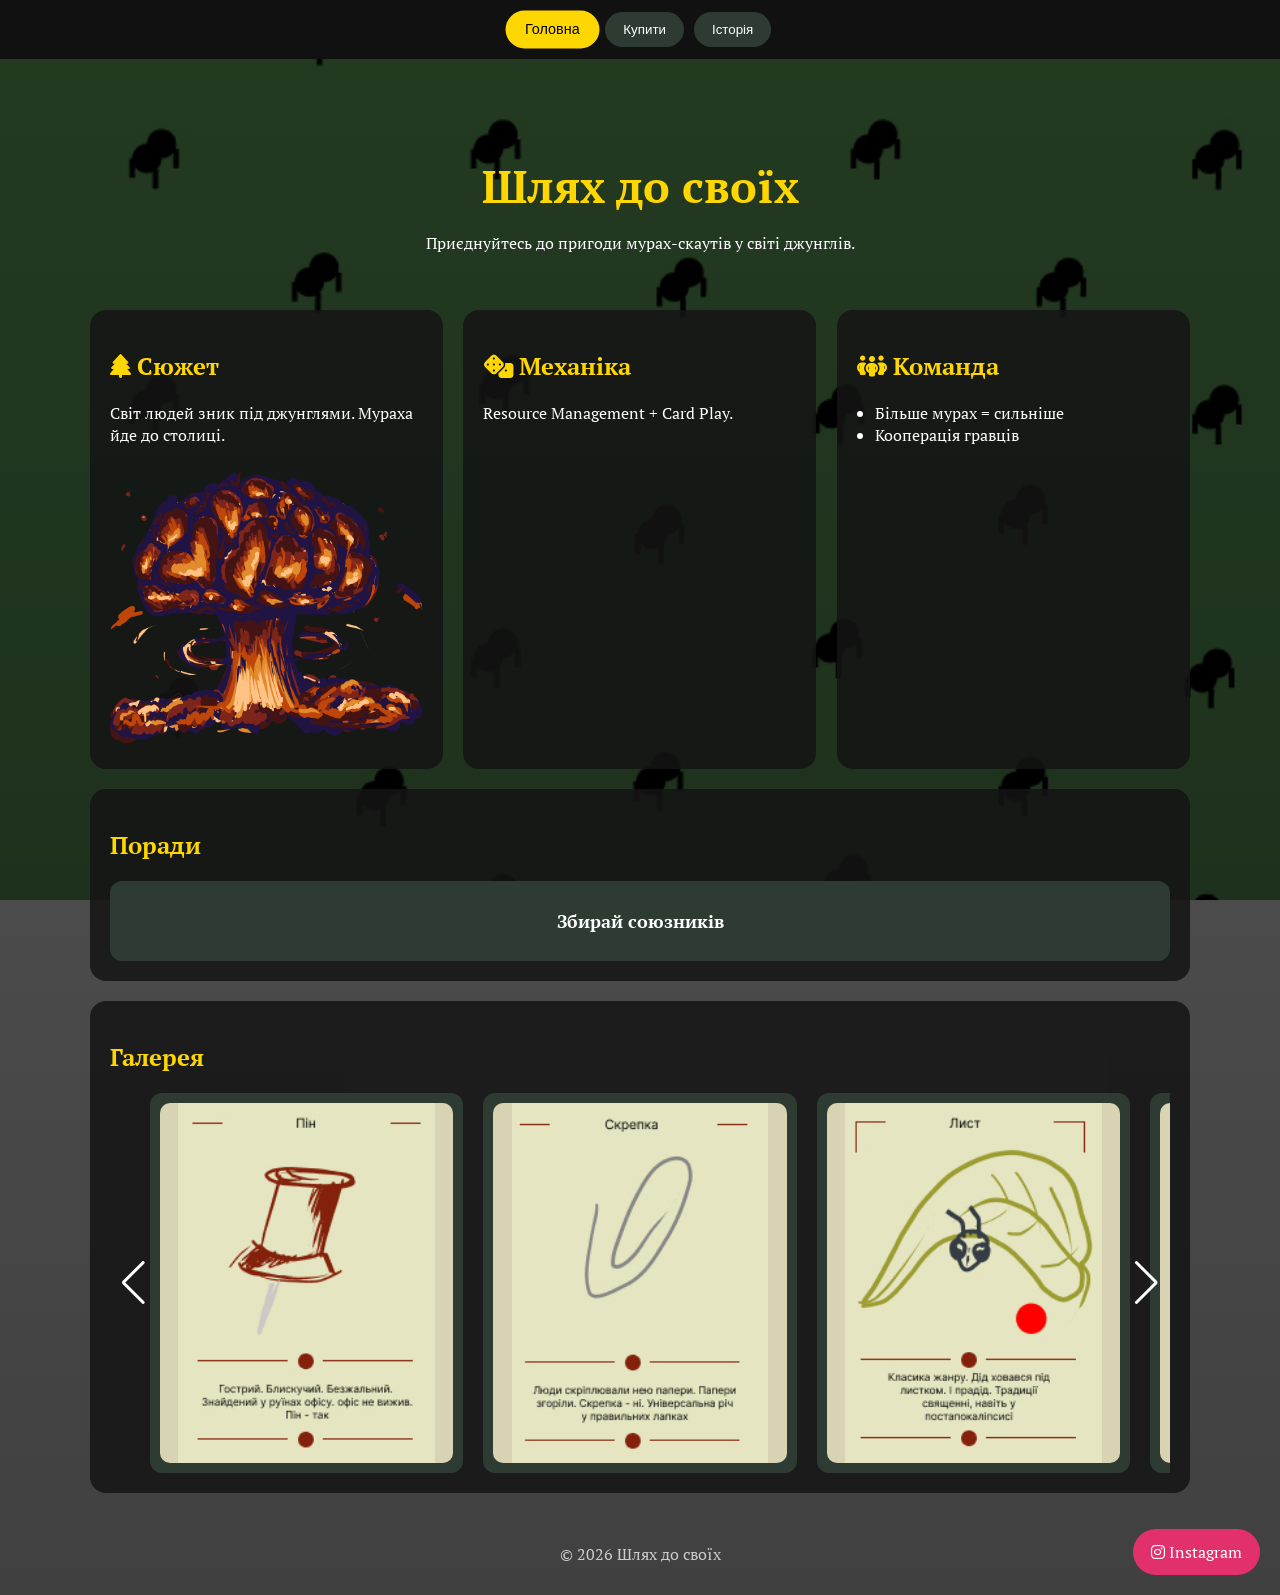
<file: index.html>
<!DOCTYPE html>
<html lang="uk">
<head>
<meta charset="UTF-8">
<meta name="viewport" content="width=device-width, initial-scale=1.0">
<title>Шлях до своїх</title>

<link href="https://fonts.googleapis.com/css2?family=PT+Serif:wght@400;700&display=swap" rel="stylesheet">
<link rel="stylesheet" href="https://cdnjs.cloudflare.com/ajax/libs/font-awesome/6.5.0/css/all.min.css">
<link rel="stylesheet" href="https://cdn.jsdelivr.net/npm/swiper@11/swiper-bundle.min.css">

<style>
#preloader {
position: fixed;
top: 0;
left: 0;
width: 100%;
height: 100%;
background: #111;
z-index: 9999;
display: flex;
justify-content: center;
align-items: center;
transition: opacity .5s, visibility .5s;
}

.preloader-gif {
width: 180px;
height: auto;
object-fit: contain;
}

body {
margin: 0;
font-family: 'PT Serif', serif;
color: white;
perspective: 1500px;
background: linear-gradient(rgba(0,0,0,.65), rgba(0,0,0,.75)), url('bg.jpg') center/cover fixed;
}

header {
position: sticky;
top: 0;
background: #111;
padding: 12px;
z-index: 100;
}

nav {
display: flex;
justify-content: center;
gap: 10px;
}

nav button {
padding: 10px 18px;
border: none;
border-radius: 20px;
background: #2d3b33;
color: white;
cursor: pointer;
transition: transform .3s, background .3s;
}

nav button.active,
nav button:hover {
background: gold;
color: black;
transform: scale(1.08);
}

.page {
max-width: 1100px;
margin: auto;
padding: 20px;
}

.hero {
text-align: center;
padding: 40px 10px;
}

.hero h1 {
font-size: 45px;
color: gold;
margin-bottom: 10px;
transition: transform .3s;
}

.hero h1:hover {
transform: scale(1.08);
}

.grid {
display: grid;
grid-template-columns: repeat(auto-fit, minmax(260px, 1fr));
gap: 20px;
}

.panel {
background: rgba(20,20,20,.85);
padding: 20px;
border-radius: 16px;
}

.hero-image {
width: 100%;
border-radius: 12px;
margin-top: 10px;
}

.feature-list {
padding-left: 18px;
}

.tab {
display: none;
}

.tab.active {
display: block;
}

.parallax-card {
transition: transform .15s ease-out, box-shadow .3s;
transform-style: preserve-3d;
will-change: transform;
}

.parallax-card:hover {
box-shadow: 0 20px 40px rgba(255, 215, 0, .25);
z-index: 5;
}

.parallax-card h1,
.parallax-card h2 {
color: gold;
transform: translateZ(30px);
}

.parallax-card p,
.parallax-card ul,
.parallax-card img,
.parallax-card .swiper {
transform: translateZ(20px);
}

.swiper {
width: 100%;
margin-top: 15px;
}

.swiper-slide {
background: #2d3b33;
border-radius: 12px;
padding: 10px;
text-align: center;
box-sizing: border-box;
}

.tipSwiper .swiper-slide {
padding: 20px 15px;
display: flex;
justify-content: center;
align-items: center;
min-height: 80px;
font-size: 18px;
font-weight: bold;
}

.gameSwiper {
position: relative;
padding: 0 40px;
box-sizing: border-box;
}

.gameSwiper .swiper-slide img {
width: 100%;
height: 360px;
object-fit: contain;
background: #d8d3b2;
border-radius: 10px;
display: block;
}

.swiper-button-prev,
.swiper-button-next {
color: white;
}

.gameSwiper .swiper-button-prev {
left: 10px;
}

.gameSwiper .swiper-button-next {
right: 10px;
}

.coming {
text-align: center;
font-size: 30px;
padding: 70px 0;
color: gold;
}

.instagram {
position: fixed;
right: 20px;
bottom: 20px;
background: #E1306C;
color: white;
padding: 12px 18px;
border-radius: 30px;
text-decoration: none;
z-index: 99;
transition: transform .3s, background .3s;
}

.instagram:hover {
transform: scale(1.15);
background: #b12554;
}

footer {
text-align: center;
padding: 30px;
color: #ccc;
}
</style>

<script>
window.tS = Date.now();
</script>
</head>

<body>

<!-- PRELOADER -->
<div id="preloader">
  <video class="preloader-gif" autoplay muted loop playsinline>
    <source src="preloader.gif.mp4" type="video/mp4">
  </video>
</div>

<header>
<nav>
<button class="active" onclick="openTab('home',this)">Головна</button>
<button onclick="openTab('buy',this)">Купити</button>
<button onclick="openTab('story',this)">Історія</button>
</nav>
</header>

<main class="page">

<section class="hero">
<h1>Шлях до своїх</h1>
<p>Приєднуйтесь до пригоди мурах-скаутів у світі джунглів.</p>
</section>

<section id="home" class="tab active">

<div class="grid">

<div class="panel parallax-card">
<h2><i class="fa-solid fa-tree"></i> Сюжет</h2>
<p>Світ людей зник під джунглями. Мураха йде до столиці.</p>
<img src="Group 75.png" class="hero-image">
</div>

<div class="panel parallax-card">
<h2><i class="fa-solid fa-dice"></i> Механіка</h2>
<p>Resource Management + Card Play.</p>
</div>

<div class="panel parallax-card">
<h2><i class="fa-solid fa-people-group"></i> Команда</h2>
<ul class="feature-list">
<li>Більше мурах = сильніше</li>
<li>Кооперація гравців</li>
</ul>
</div>

</div>

<div class="panel parallax-card" style="margin-top:20px">
<h2>Поради</h2>

<div class="swiper tipSwiper">
<div class="swiper-wrapper">
<div class="swiper-slide">Збирай союзників</div>
<div class="swiper-slide">Досліджуй локації</div>
<div class="swiper-slide">Карти змінюють гру</div>
</div>
</div>

</div>

<div class="panel parallax-card" style="margin-top:20px">
<h2>Галерея</h2>

<div class="swiper gameSwiper">
<div class="swiper-wrapper">
<div class="swiper-slide"><img src="Group23.jpg"></div>
<div class="swiper-slide"><img src="Group24.jpg"></div>
<div class="swiper-slide"><img src="Group25.jpg"></div>
<div class="swiper-slide"><img src="Group22.jpg"></div>
<div class="swiper-slide"><img src="Group21.jpg"></div>
</div>

<div class="swiper-button-prev"></div>
<div class="swiper-button-next"></div>
</div>

</div>

</section>

<section id="buy" class="tab">
<div class="panel">
<p class="coming">Coming Soon...</p>
</div>
</section>

<section id="story" class="tab">
<div class="panel">
<p class="coming">Історія скоро буде...</p>
</div>
</section>

</main>

<a href="https://www.instagram.com/shliah_do_svoih/?g=5" target="_blank" class="instagram">
<i class="fa-brands fa-instagram"></i> Instagram
</a>

<footer>© 2026 Шлях до своїх</footer>

<script src="https://cdn.jsdelivr.net/npm/swiper@11/swiper-bundle.min.js"></script>

<script>
window.addEventListener('load', () => {

setTimeout(() => {

const p = document.getElementById('preloader');

p.style.opacity = '0';
p.style.visibility = 'hidden';

setTimeout(() => {
p.remove();
}, 500);

}, Math.max(0, 1000 - (Date.now() - window.tS)));

});

function openTab(id, btn) {

document.querySelectorAll('.tab').forEach(t => {
t.classList.remove('active');
});

document.getElementById(id).classList.add('active');

document.querySelectorAll('nav button').forEach(b => {
b.classList.remove('active');
});

btn.classList.add('active');
}

const swiperOptions = {
loop: true,
observer: true,
observeParents: true
};

new Swiper('.tipSwiper', {
...swiperOptions,
autoplay: {
delay: 2500
},
slidesPerView: 1
});

new Swiper('.gameSwiper', {
...swiperOptions,
spaceBetween: 20,
slidesPerView: 1,

navigation: {
nextEl: '.swiper-button-next',
prevEl: '.swiper-button-prev'
},

breakpoints: {
768: {
slidesPerView: 2
},
1100: {
slidesPerView: 3
}
}
});

document.querySelectorAll('.parallax-card').forEach(card => {

card.addEventListener('mousemove', (e) => {

const r = card.getBoundingClientRect();

const x = (e.clientX - r.left) / r.width - 0.5;
const y = (e.clientY - r.top) / r.height - 0.5;

card.style.transform =
`scale(1.05) rotateX(${(y * 12).toFixed(2)}deg) rotateY(${(-x * 12).toFixed(2)}deg)`;

});

card.addEventListener('mouseleave', () => {
card.style.transform = 'scale(1) rotateX(0deg) rotateY(0deg)';
});

});
</script>

</body>
</html>
</file>
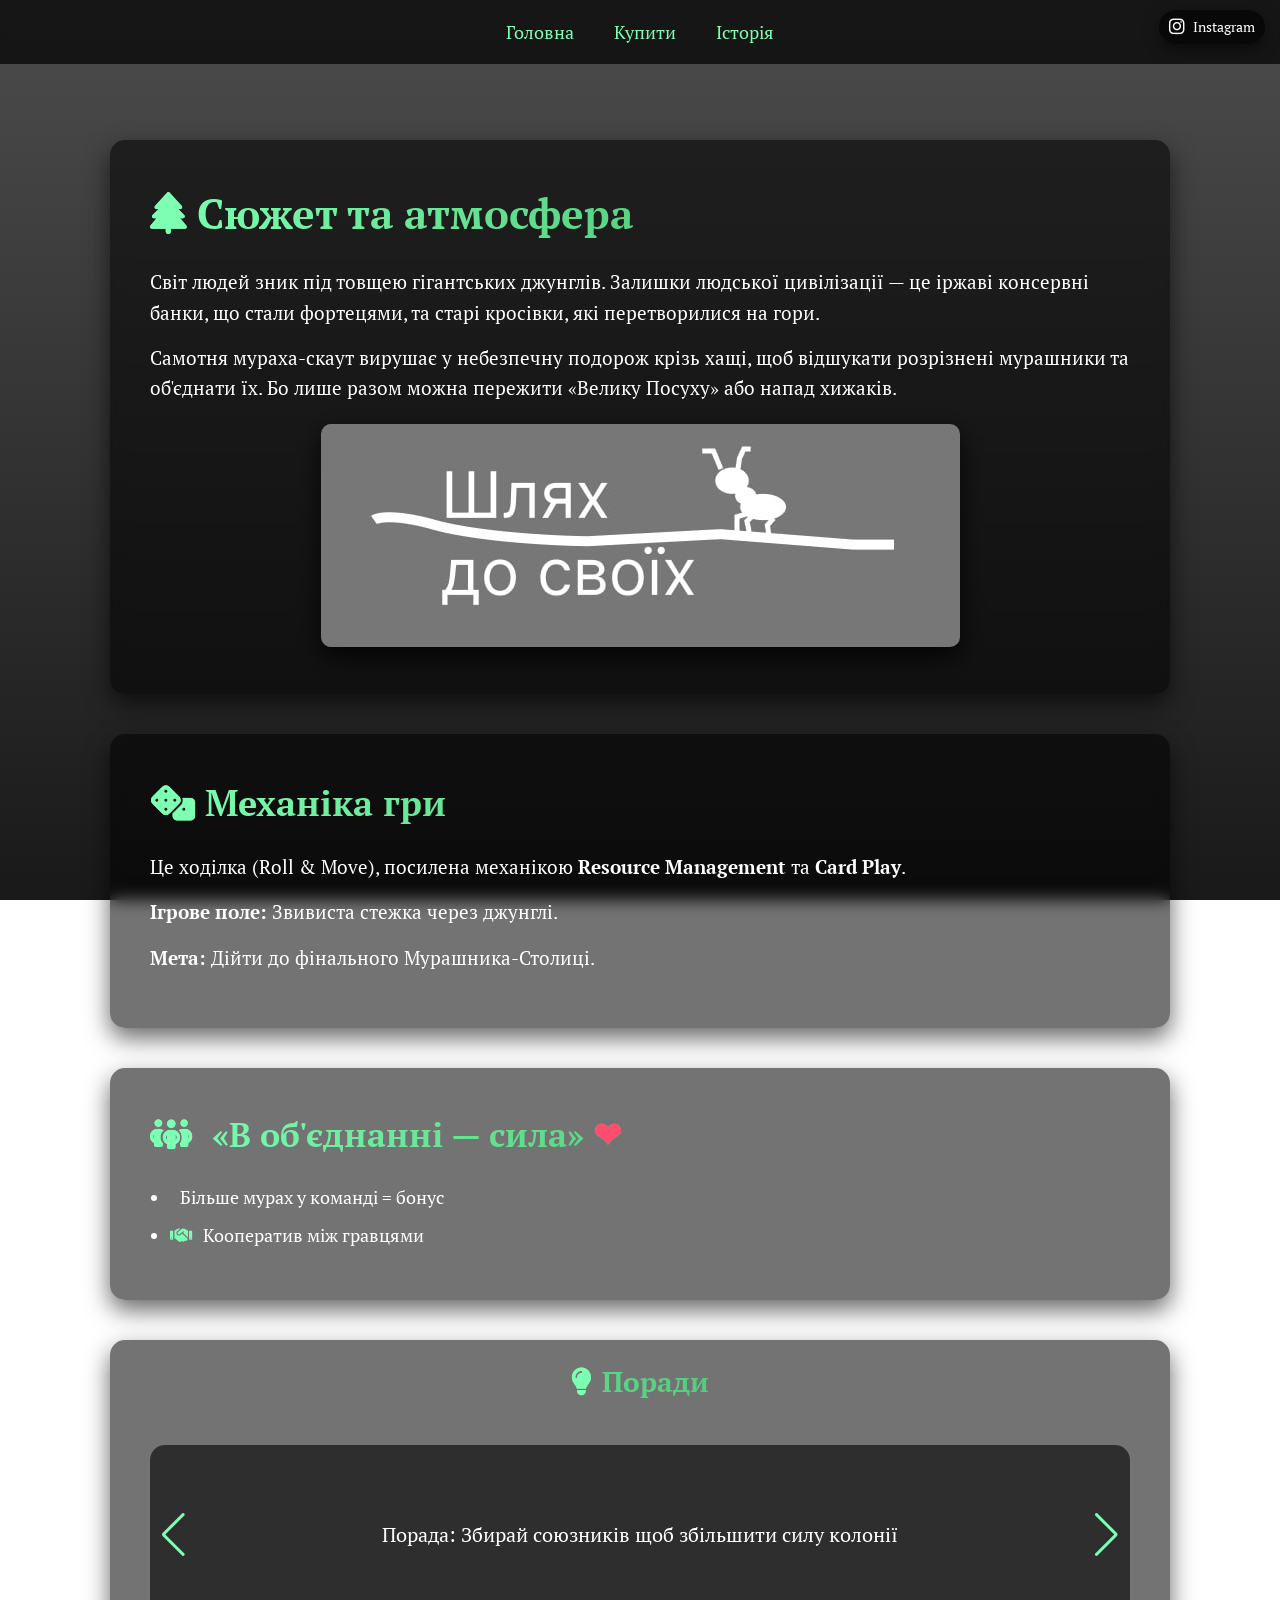
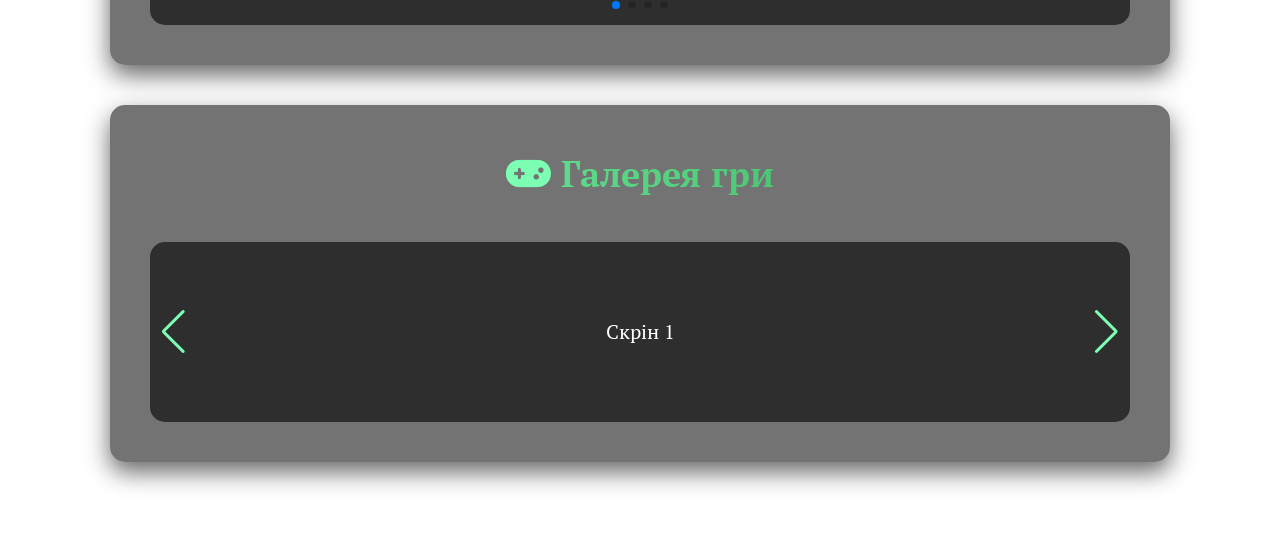
<file: !DOCTYPE html.html>
<!DOCTYPE html>
<html lang="uk">
<head>
<meta charset="UTF-8">
<meta name="viewport" content="width=device-width, initial-scale=1.0">
<title>Ant Unity Game</title>
<link href="https://fonts.googleapis.com/css2?family=PT+Serif:wght@400;700&display=swap" rel="stylesheet">
<link rel="stylesheet" href="https://cdnjs.cloudflare.com/ajax/libs/font-awesome/6.5.0/css/all.min.css">
<link rel="stylesheet" href="https://cdn.jsdelivr.net/npm/swiper@11/swiper-bundle.min.css"/>

<style>
*{margin:0;padding:0;box-sizing:border-box;font-family:"PT Serif", serif;}

body{
background-image:linear-gradient(rgba(0,0,0,0.7),rgba(0,0,0,0.9)),url("https://images.unsplash.com/photo-1501785888041-af3ef285b470");
background-size:cover;
background-attachment:fixed;
color:white;
line-height:1.6;
}

/* NAV */
nav{
position:fixed;
top:0;
left:0;
width:100%;
display:flex;
justify-content:center;
gap:40px;
padding:20px;
z-index:1000;
background:rgba(0,0,0,0.7);
backdrop-filter:blur(10px);
}

nav button{
background:none;
border:none;
color:#7CFFB2;
font-size:18px;
cursor:pointer;
}

nav button:hover{color:#32a852;}

.tab{display:none;}
.tab.active{display:block;}

.container{max-width:1100px;margin:auto;padding:140px 20px 40px;}

section{
background:rgba(0,0,0,0.55);
backdrop-filter: blur(8px);
padding:40px;
border-radius:15px;
margin-bottom:40px;
box-shadow:0 10px 25px rgba(0,0,0,0.6);
}

h1,h2{
margin-bottom:20px;
background:linear-gradient(90deg,#7CFFB2,#32a852);
-webkit-background-clip:text;
color:transparent;
}

h1{font-size:42px;}
h2{font-size:36px;}

p{font-size:19px;margin-bottom:15px;}

.image{text-align:center;margin-top:20px;}
.image img{max-width:100%;border-radius:10px;box-shadow:0 10px 25px rgba(0,0,0,0.8);} 

ul{margin-top:10px;padding-left:20px;font-size:18px;}
li{margin-bottom:10px;}

.icon{color:#7CFFB2;margin-right:10px;}
.highlight{font-size:34px;}
.heart{color:#ff4d6d;}

.swiper{
margin-top:40px;
background:rgba(0,0,0,0.6);
border-radius:15px;
padding:30px;
}

.swiper-slide{
text-align:center;
font-size:20px;
display:flex;
align-items:center;
justify-content:center;
height:120px;
}

.swiper-button-next,
.swiper-button-prev{color:#7CFFB2;}

.coming{
text-align:center;
font-size:34px;
padding:100px 0;
opacity:0.8;
}



/* INSTAGRAM BADGE */
.instagram-badge{
position:fixed;
top:10px;
right:15px;
z-index:1100;
display:flex;
align-items:center;
gap:8px;
padding:6px 10px;
border-radius:40px;
background:rgba(0,0,0,0.6);
backdrop-filter:blur(10px);
color:#fff;
text-decoration:none;
box-shadow:0 5px 15px rgba(0,0,0,0.5);
transition:0.3s;
}

.instagram-badge:hover{
transform:scale(1.05);
background:linear-gradient(45deg,#833ab4,#fd1d1d,#fcb045);
}

.instagram-badge i{
font-size:14px;
}

.instagram-badge span{
font-size:14px;
}

.instagram-badge:hover{
transform:scale(1.05);
background:linear-gradient(45deg,#833ab4,#fd1d1d,#fcb045);
}

.instagram-badge i{
font-size:18px;
}

</style>
</head>

<body>

<a href="#" class="instagram-badge">
<i class="fa-brands fa-instagram"></i>
<span>Instagram</span>
</a>

<nav>
<button onclick="openTab('home')">Головна</button>
<button onclick="openTab('buy')">Купити</button>
<button onclick="openTab('story')">Історія</button>
</nav>

<div class="container">

<!-- HOME FULL ORIGINAL -->
<div id="home" class="tab active">

<section>
<h1><i class="fa-solid fa-tree icon"></i>Сюжет та атмосфера</h1>

<p>
Світ людей зник під товщею гігантських джунглів. Залишки людської цивілізації —
це іржаві консервні банки, що стали фортецями, та старі кросівки,
які перетворилися на гори.
</p>

<p>
Самотня мураха-скаут вирушає у небезпечну подорож крізь хащі,
щоб відшукати розрізнені мурашники та об'єднати їх.
Бо лише разом можна пережити «Велику Посуху» або напад хижаків.
</p>

<div class="image">
<img src="04a4756f-ee67-4bca-881b-0a385c63c83e.png">
</div>

</section>

<section>
<h2><i class="fa-solid fa-dice icon"></i>Механіка гри</h2>

<p>
Це ходілка (Roll & Move), посилена механікою
<strong>Resource Management</strong> та <strong>Card Play</strong>.
</p>

<p><strong>Ігрове поле:</strong> Звивиста стежка через джунглі.</p>
<p><strong>Мета:</strong> Дійти до фінального Мурашника-Столиці.</p>

</section>

<section>
<h2 class="highlight">
<i class="fa-solid fa-people-group icon"></i>
«В об'єднанні — сила» <span class="heart">❤</span>
</h2>

<ul>
<li><i class="fa-solid fa-ant icon"></i>Більше мурах у команді = бонус</li>
<li><i class="fa-solid fa-handshake icon"></i>Кооператив між гравцями</li>
</ul>

</section>

<!-- SWIPER TIPS -->
<section style="padding-top:20px;">
<h2 style="text-align:center;margin-bottom:10px; font-size:28px;">
<i class="fa-solid fa-lightbulb icon"></i>Поради
</h2>

<div class="swiper mySwiper">
<div class="swiper-wrapper">
<div class="swiper-slide">Порада: Збирай союзників щоб збільшити силу колонії</div>
<div class="swiper-slide">Сектор: Покинутий сад — ресурси + небезпека</div>
<div class="swiper-slide">Карта подій може змінити маршрут</div>
<div class="swiper-slide">Фінальна ціль: Мурашник-Столиця</div>
</div>
<div class="swiper-button-next"></div>
<div class="swiper-button-prev"></div>
<div class="swiper-pagination"></div>
</div>
</section>

<!-- GAME GALLERY -->
<section>
<h2 style="text-align:center;margin-bottom:25px;">
<i class="fa-solid fa-gamepad icon"></i>Галерея гри
</h2>

<div class="swiper gameSwiper">
<div class="swiper-wrapper">
<div class="swiper-slide">Скрін 1</div>
<div class="swiper-slide">Скрін 2</div>
<div class="swiper-slide">Скрін 3</div>
<div class="swiper-slide">Скрін 4</div>
</div>
<div class="swiper-button-next"></div>
<div class="swiper-button-prev"></div>
</div>
</section>

</div>

<!-- BUY -->
<div id="buy" class="tab">
<section><div class="coming">Coming Soon...</div></section>
</div>

<!-- STORY -->
<div id="story" class="tab">
<section><div class="coming">Coming Soon...</div></section>
</div>

</div>

<script src="https://cdn.jsdelivr.net/npm/swiper@11/swiper-bundle.min.js"></script>

<script>
function openTab(tabId){
document.querySelectorAll('.tab').forEach(t=>t.classList.remove('active'));
document.getElementById(tabId).classList.add('active');
}

new Swiper(".mySwiper", {
loop:true,
pagination:{el:".swiper-pagination",clickable:true},
navigation:{nextEl:".swiper-button-next",prevEl:".swiper-button-prev"}
});

new Swiper(".gameSwiper", {
loop:true,
navigation:{nextEl:".swiper-button-next",prevEl:".swiper-button-prev"}
});
</script>

</body>
</html>
</file>
